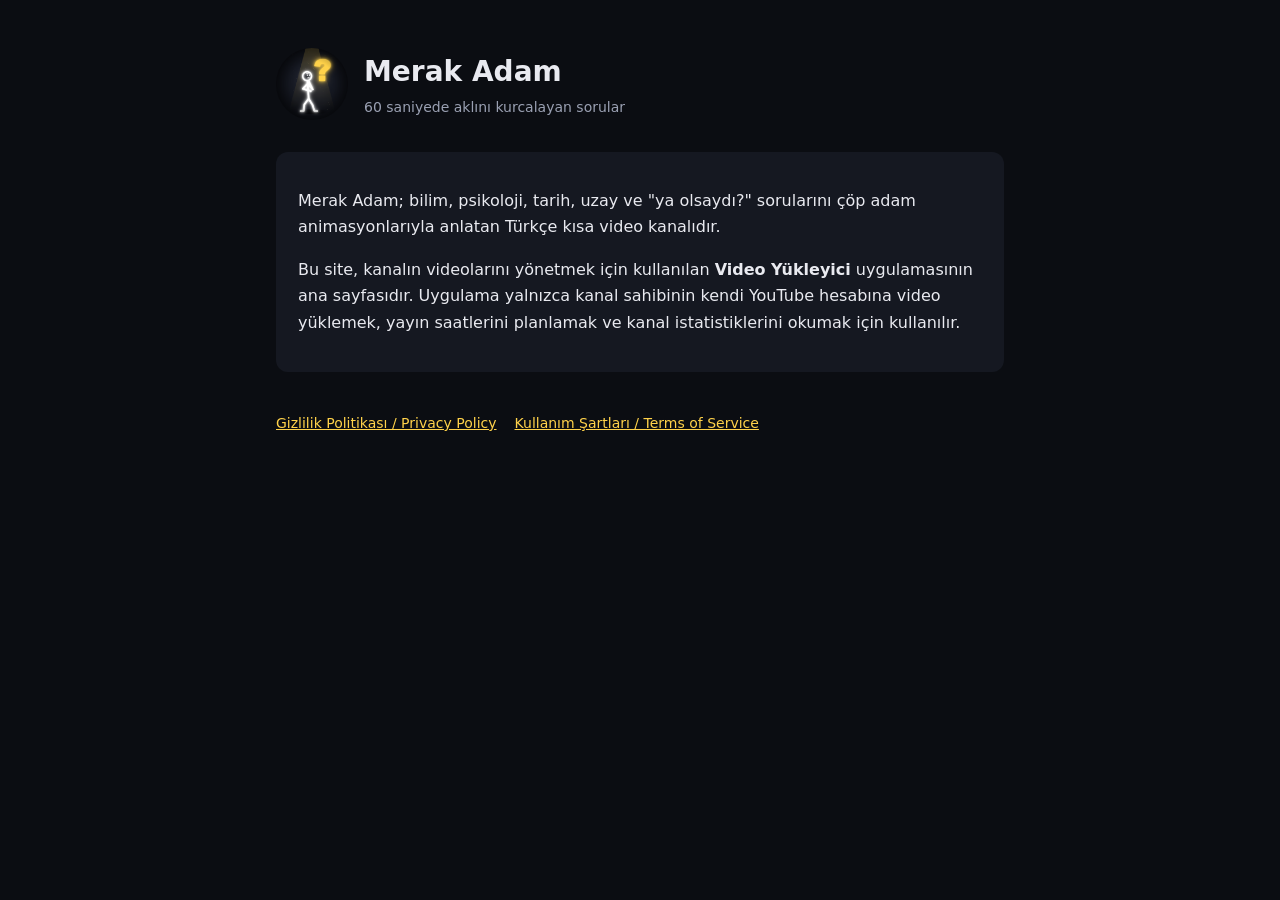
<file: index.html>
<!doctype html>
<html lang="tr"><head><meta charset="utf-8"><meta name="viewport" content="width=device-width,initial-scale=1">
<title>Merak Adam</title><link rel="stylesheet" href="style.css"></head>
<body><main>
<header><img src="logo.png" alt="Merak Adam logosu"><div><h1>Merak Adam</h1><div class="mute">60 saniyede aklını kurcalayan sorular</div></div></header>
<div class="card">
<p>Merak Adam; bilim, psikoloji, tarih, uzay ve "ya olsaydı?" sorularını çöp adam animasyonlarıyla anlatan Türkçe kısa video kanalıdır.</p>
<p>Bu site, kanalın videolarını yönetmek için kullanılan <b>Video Yükleyici</b> uygulamasının ana sayfasıdır. Uygulama yalnızca kanal sahibinin kendi YouTube hesabına video yüklemek, yayın saatlerini planlamak ve kanal istatistiklerini okumak için kullanılır.</p>
</div>
<nav><a href="privacy.html">Gizlilik Politikası / Privacy Policy</a><a href="terms.html">Kullanım Şartları / Terms of Service</a></nav>
</main></body></html>
</file>
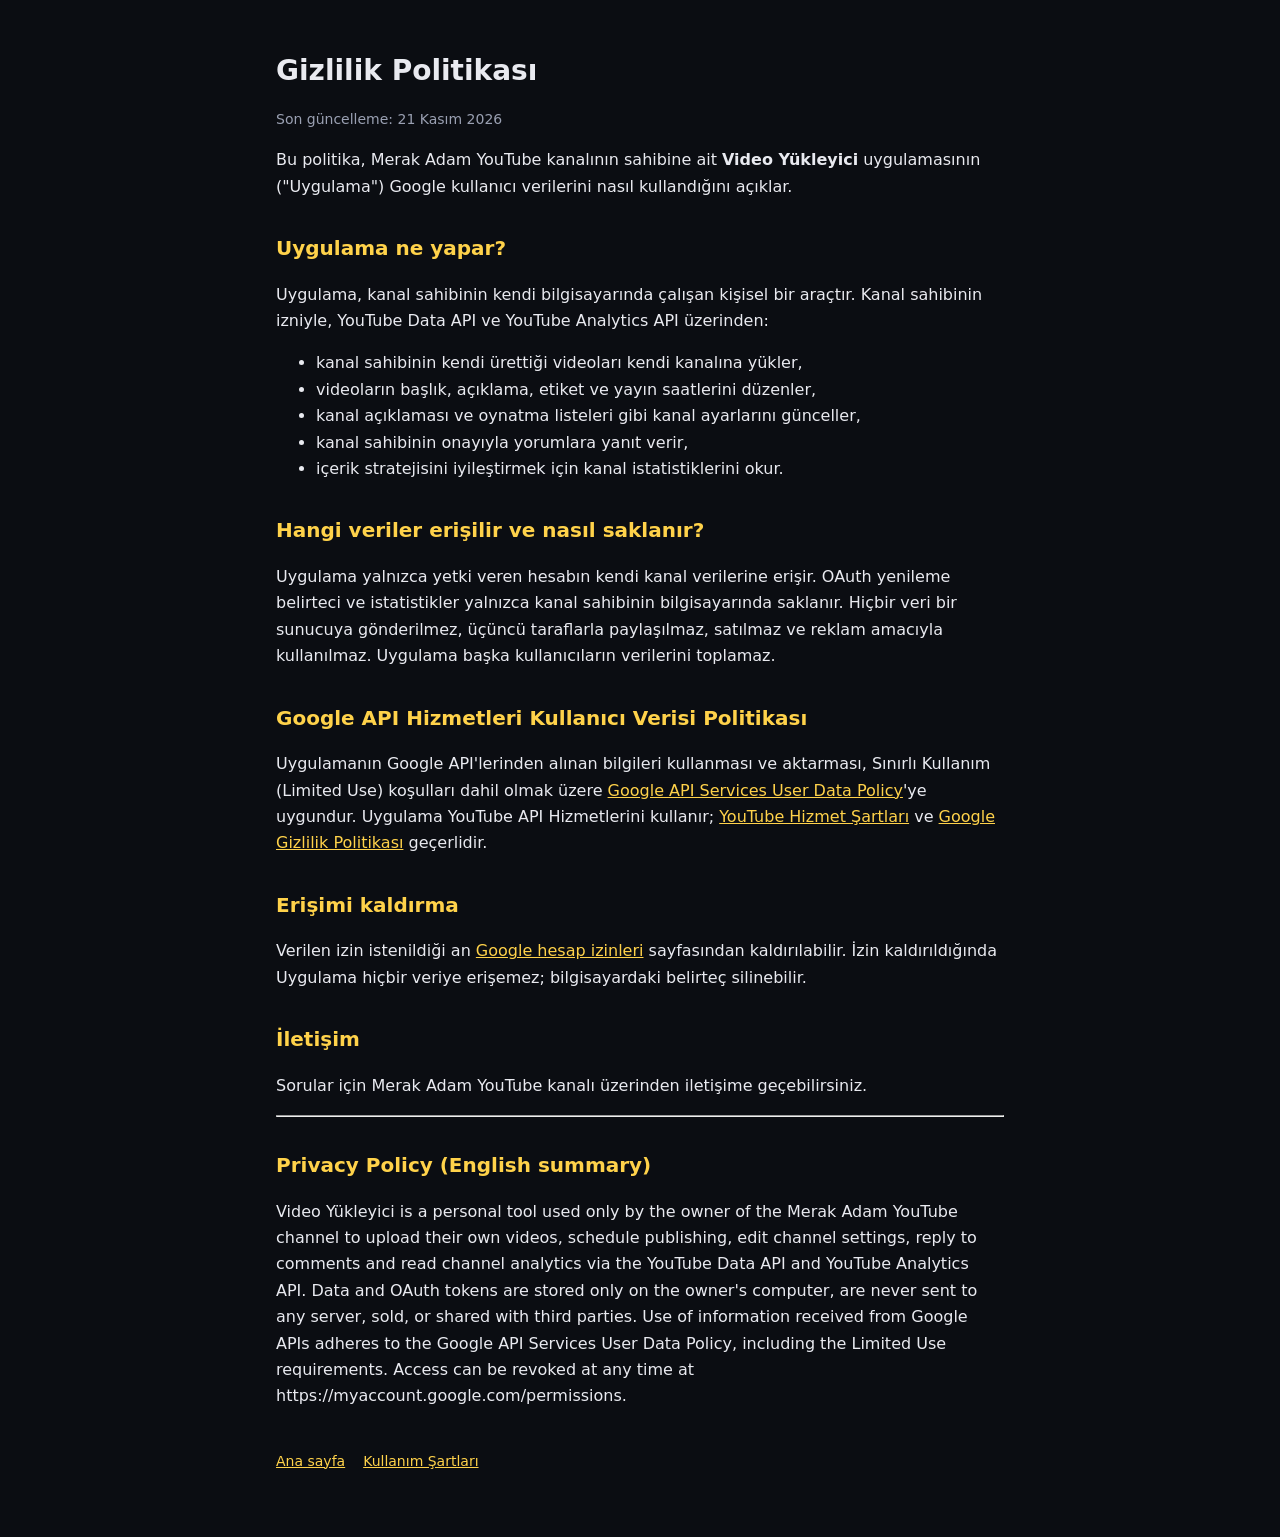
<file: privacy.html>
<!doctype html>
<html lang="tr"><head><meta charset="utf-8"><meta name="viewport" content="width=device-width,initial-scale=1">
<title>Gizlilik Politikası</title><link rel="stylesheet" href="style.css"></head>
<body><main>
<h1>Gizlilik Politikası</h1>
<p class="mute">Son güncelleme: 21 Kasım 2026</p>

<p>Bu politika, Merak Adam YouTube kanalının sahibine ait <b>Video Yükleyici</b> uygulamasının ("Uygulama") Google kullanıcı verilerini nasıl kullandığını açıklar.</p>

<h2>Uygulama ne yapar?</h2>
<p>Uygulama, kanal sahibinin kendi bilgisayarında çalışan kişisel bir araçtır. Kanal sahibinin izniyle, YouTube Data API ve YouTube Analytics API üzerinden:</p>
<ul>
<li>kanal sahibinin kendi ürettiği videoları kendi kanalına yükler,</li>
<li>videoların başlık, açıklama, etiket ve yayın saatlerini düzenler,</li>
<li>kanal açıklaması ve oynatma listeleri gibi kanal ayarlarını günceller,</li>
<li>kanal sahibinin onayıyla yorumlara yanıt verir,</li>
<li>içerik stratejisini iyileştirmek için kanal istatistiklerini okur.</li>
</ul>

<h2>Hangi veriler erişilir ve nasıl saklanır?</h2>
<p>Uygulama yalnızca yetki veren hesabın kendi kanal verilerine erişir. OAuth yenileme belirteci ve istatistikler yalnızca kanal sahibinin bilgisayarında saklanır. Hiçbir veri bir sunucuya gönderilmez, üçüncü taraflarla paylaşılmaz, satılmaz ve reklam amacıyla kullanılmaz. Uygulama başka kullanıcıların verilerini toplamaz.</p>

<h2>Google API Hizmetleri Kullanıcı Verisi Politikası</h2>
<p>Uygulamanın Google API'lerinden alınan bilgileri kullanması ve aktarması, Sınırlı Kullanım (Limited Use) koşulları dahil olmak üzere <a href="https://developers.google.com/terms/api-services-user-data-policy">Google API Services User Data Policy</a>'ye uygundur. Uygulama YouTube API Hizmetlerini kullanır; <a href="https://www.youtube.com/t/terms">YouTube Hizmet Şartları</a> ve <a href="https://policies.google.com/privacy">Google Gizlilik Politikası</a> geçerlidir.</p>

<h2>Erişimi kaldırma</h2>
<p>Verilen izin istenildiği an <a href="https://myaccount.google.com/permissions">Google hesap izinleri</a> sayfasından kaldırılabilir. İzin kaldırıldığında Uygulama hiçbir veriye erişemez; bilgisayardaki belirteç silinebilir.</p>

<h2>İletişim</h2>
<p>Sorular için Merak Adam YouTube kanalı üzerinden iletişime geçebilirsiniz.</p>

<hr>
<h2>Privacy Policy (English summary)</h2>
<p>Video Yükleyici is a personal tool used only by the owner of the Merak Adam YouTube channel to upload their own videos, schedule publishing, edit channel settings, reply to comments and read channel analytics via the YouTube Data API and YouTube Analytics API. Data and OAuth tokens are stored only on the owner's computer, are never sent to any server, sold, or shared with third parties. Use of information received from Google APIs adheres to the Google API Services User Data Policy, including the Limited Use requirements. Access can be revoked at any time at https://myaccount.google.com/permissions.</p>
<nav><a href="index.html">Ana sayfa</a><a href="terms.html">Kullanım Şartları</a></nav>
</main></body></html>
</file>
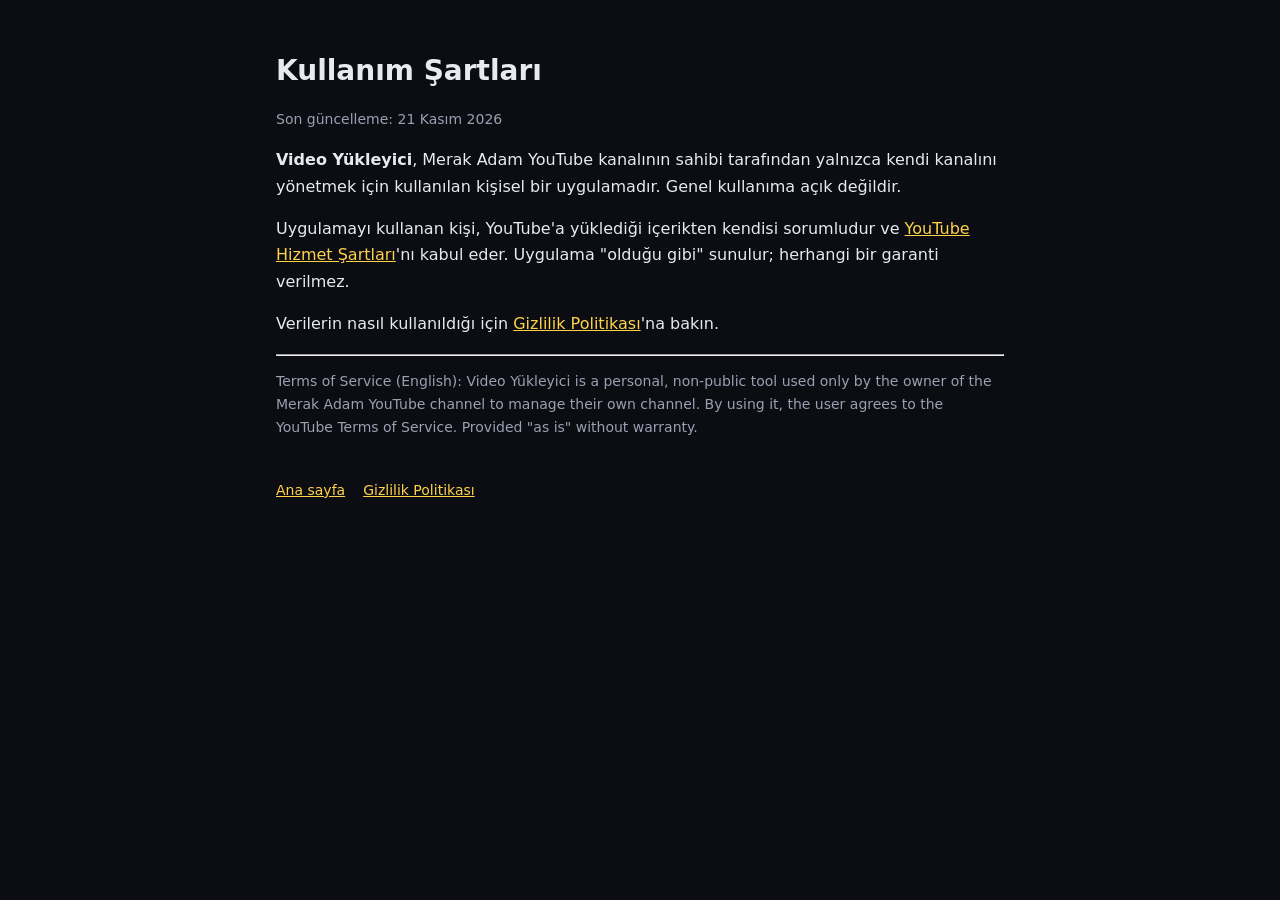
<file: terms.html>
<!doctype html>
<html lang="tr"><head><meta charset="utf-8"><meta name="viewport" content="width=device-width,initial-scale=1">
<title>Kullanım Şartları</title><link rel="stylesheet" href="style.css"></head>
<body><main>
<h1>Kullanım Şartları</h1>
<p class="mute">Son güncelleme: 21 Kasım 2026</p>
<p><b>Video Yükleyici</b>, Merak Adam YouTube kanalının sahibi tarafından yalnızca kendi kanalını yönetmek için kullanılan kişisel bir uygulamadır. Genel kullanıma açık değildir.</p>
<p>Uygulamayı kullanan kişi, YouTube'a yüklediği içerikten kendisi sorumludur ve <a href="https://www.youtube.com/t/terms">YouTube Hizmet Şartları</a>'nı kabul eder. Uygulama "olduğu gibi" sunulur; herhangi bir garanti verilmez.</p>
<p>Verilerin nasıl kullanıldığı için <a href="privacy.html">Gizlilik Politikası</a>'na bakın.</p>
<hr>
<p class="mute">Terms of Service (English): Video Yükleyici is a personal, non-public tool used only by the owner of the Merak Adam YouTube channel to manage their own channel. By using it, the user agrees to the YouTube Terms of Service. Provided "as is" without warranty.</p>
<nav><a href="index.html">Ana sayfa</a><a href="privacy.html">Gizlilik Politikası</a></nav>
</main></body></html>
</file>
<file: style.css>
:root{--bg:#0b0d12;--fg:#e9eaf0;--mute:#9aa0b2;--acc:#FFD24A;--card:#151821}
*{box-sizing:border-box}
body{margin:0;background:var(--bg);color:var(--fg);font:16px/1.65 system-ui,-apple-system,"Segoe UI",Roboto,sans-serif}
main{max-width:760px;margin:0 auto;padding:48px 16px 64px}
header{display:flex;align-items:center;gap:16px;margin-bottom:32px}
header img{width:72px;height:72px;border-radius:50%}
h1{margin:0;font-size:28px}
h2{margin-top:32px;font-size:20px;color:var(--acc)}
a{color:var(--acc)}
.card{background:var(--card);border-radius:12px;padding:20px 22px;margin:16px 0}
.mute{color:var(--mute);font-size:14px}
nav{display:flex;gap:18px;flex-wrap:wrap;margin-top:40px;font-size:14px}
</file>
